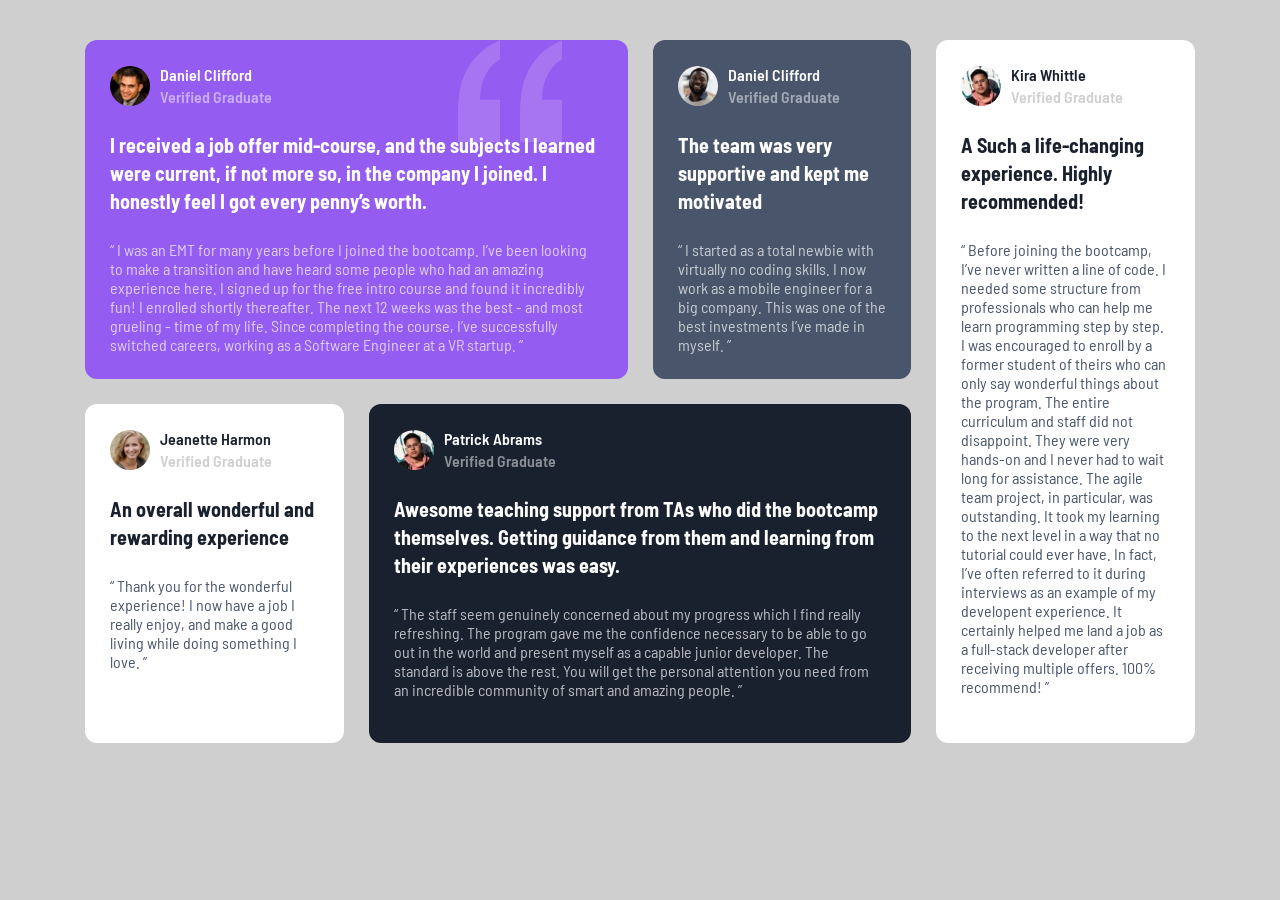
<file: index.html>
<!DOCTYPE html>
<html lang="en">

<head>
  <meta charset="UTF-8">
  <meta name="viewport" content="width=device-width, initial-scale=1.0">

  <!--==================Favcicon  link=================-->

  <link rel="icon" type="image/png" sizes="32x32" href="./images/favicon-32x32.png">

  <!--==================Custom css  link=================-->

  <link rel="stylesheet" href="/css/style.css">

  <title>Frontend Mentor | Testimonials grid component</title>


</head>

<body>

  <!--==================Main container=================-->

  <div class="main-container">

    <div class="testimonials-container grid">

      <div class="testimonial-card has-bg-image bg-violet ">

        <div class="card-profile">

          <div class="profile-img">
            <img src="/images/image-daniel.jpg" alt="" class="img-cover">
          </div>

          <div class="cardprofile-text">

            <p class="profile-name clr-white">Daniel Clifford</p>

            <p class="profile-desc clr-light">Verified Graduate</p>

          </div>

        </div>

        <div class="testimonial-heading">
          <h2 class="h2 clr-white title">I received a job offer mid-course, and the subjects I learned were current, if
            not more so, in the company I joined. I honestly feel I got every penny’s worth.</h2>
        </div>

        <div class="testimonial-description">
          <p class="clr-light decription">
            “ I was an EMT for many years before I joined the bootcamp. I’ve been looking to make a
            transition and have heard some people who had an amazing experience here. I signed up
            for the free intro course and found it incredibly fun! I enrolled shortly thereafter.
            The next 12 weeks was the best - and most grueling - time of my life. Since completing
            the course, I’ve successfully switched careers, working as a Software Engineer at a VR startup. ”
          </p>
        </div>
      </div>

      <div class="testimonial-card bg-grayish-blue ">

        <div class="card-profile">

          <div class="profile-img">
            <img src="/images/image-jonathan.jpg" alt="" class="img-cover">
          </div>

          <div class="cardprofile-text">

            <p class="profile-name clr-white">Daniel Clifford</p>

            <p class="profile-desc clr-light">Verified Graduate</p>

          </div>

        </div>

        <div class="testimonial-heading">
          <h2 class="h2 clr-white title"> The team was very supportive and kept me motivated</h2>
        </div>

        <div class="testimonial-description">
          <p class="clr-light decription">
            “ I started as a total newbie with virtually no coding skills. I now work as a mobile engineer
            for a big company. This was one of the best investments I’ve made in myself. ”
          </p>
        </div>
      </div>

      <div class="testimonial-card bg-white ">

        <div class="card-profile">

          <div class="profile-img">
            <img src="/images/image-jeanette.jpg" alt="" class="img-cover">
          </div>

          <div class="cardprofile-text">

            <p class="profile-name clr-white">Jeanette Harmon</p>

            <p class="profile-desc clr-light">Verified Graduate</p>

          </div>

        </div>

        <div class="testimonial-heading">
          <h2 class="h2 clr-white title">An overall wonderful and rewarding experience</h2>
        </div>

        <div class="testimonial-description">
          <p class="clr-light decription">
            “ Thank you for the wonderful experience! I now have a job I really enjoy, and make a good living
            while doing something I love. ”
          </p>
        </div>
      </div>

      <div class="testimonial-card  bg-dark-grayish-blue ">

        <div class="card-profile">

          <div class="profile-img">
            <img src="/images/image-patrick.jpg" alt="" class="img-cover">
          </div>

          <div class="cardprofile-text">

            <p class="profile-name clr-white">Patrick Abrams</p>

            <p class="profile-desc clr-light">Verified Graduate</p>

          </div>

        </div>

        <div class="testimonial-heading">
          <h2 class="h2 clr-white title">Awesome teaching support from TAs who did the bootcamp themselves. Getting
            guidance from them and
            learning from their experiences was easy.</h2>
        </div>

        <div class="testimonial-description">
          <p class="clr-light decription">

            “ The staff seem genuinely concerned about my progress which I find really refreshing. The program
            gave me the confidence necessary to be able to go out in the world and present myself as a capable
            junior developer. The standard is above the rest. You will get the personal attention you need from
            an incredible community of smart and amazing people. ”
          </p>
        </div>
      </div>


      <div class="testimonial-card bg-white">

        <div class="card-profile">

          <div class="profile-img">
            <img src="/images/image-patrick.jpg" alt="" class="img-cover">
          </div>

          <div class="cardprofile-text">

            <p class="profile-name clr-white"> Kira Whittle</p>

            <p class="profile-desc clr-light">Verified Graduate</p>

          </div>

        </div>

        <div class="testimonial-heading">
          <h2 class="h2 clr-white title">A Such a life-changing experience. Highly recommended!</h2>
        </div>

        <div class="testimonial-description">
          <p class="clr-light decription">

            “ Before joining the bootcamp, I’ve never written a line of code. I needed some structure from
            professionals who can help me learn programming step by step. I was encouraged to enroll by a former
            student of theirs who can only say wonderful things about the program. The entire curriculum and staff
            did not disappoint. They were very hands-on and I never had to wait long for assistance. The agile team
            project, in particular, was outstanding. It took my learning to the next level in a way that no tutorial
            could ever have. In fact, I’ve often referred to it during interviews as an example of my developent
            experience. It certainly helped me land a job as a full-stack developer after receiving multiple offers.
            100% recommend! ”
          </p>
        </div>
      </div>

    </div>


  </div>



</body>

</html>
</file>
<file: css/style.css>
/*=========================Font========================*/
@import url('https://fonts.googleapis.com/css2?family=Abel&family=Arvo:wght@700&family=Barlow+Semi+Condensed:ital,wght@0,100;0,200;0,300;0,400;0,500;0,600;0,700;0,800;0,900;1,100;1,200;1,300;1,400;1,500;1,600;1,700;1,800;1,900&family=DM+Sans:ital,opsz,wght@0,9..40,100..1000;1,9..40,100..1000&family=Epilogue:ital,wght@0,100..900;1,100..900&family=Inter:wght@400;700&family=Lora&family=Manrope:wght@200..800&family=Merriweather:wght@300&family=Montserrat:ital,wght@0,100..900;1,100..900&family=Outfit:wght@400;800&family=Overpass:ital,wght@0,100..900;1,100..900&family=Plus+Jakarta+Sans:wght@500;700;800&family=Poppins:ital,wght@0,300;0,400;0,700;1,400;1,700&family=Preahvihear&family=Raleway&family=Red+Hat+Text:ital,wght@0,400;0,600;0,700;1,400&family=Roboto:wght@400;700&family=Rubik:wght@400;500&family=Ubuntu:ital,wght@0,300;0,400;0,500;0,700;1,300;1,400;1,500;1,700&display=swap');



/*=========================Custom Properties========================*/

:root
{
    /*===============Colors=================*/

    --Moderate-violet: hsl(263, 83%, 65%);
    --Very-dark-grayish-blue: hsl(217, 19%, 35%);
    --Very-dark-blackish-blue: hsl(219, 29%, 14%);
    --White: hsl(0, 0%, 100%);
    --Light-white:hsla(0 , 0% , 100% , 0.5);
    --Light-white-70:hsla(0 , 0% , 100% , 0.7);

    --Light-gray:hsl(0, 0%, 81%);
    --Light-grayish-blue:hsl(210, 46%, 95%);


    /*===============Typography=================*/

    --fs-1:20px;

    --font-family-Barlow:"Barlow Semi Condensed", sans-serif;
}

/*=========================Reset===========================*/

*,
*::after,
*::before{
margin:0;
padding:0;
box-sizing: border-box;
}

li{
list-style:none;
}

a{
text-decoration:none;
color:inherit;
}

button{
cursor:pointer;
}

button,
a,
span
input {
display:block;
}

img{
max-width:100%;
display:block;
height:auto;
}

button,
input{
background:none;
border:none;
outline:none;
}

html{
scroll-behavior:smooth;
scroll-padding-top:30px;
scrollbar-width:thin;
}

body
{
    font-family:var(--font-family-Barlow);
    background-color:var(--Light-gray) ;
}

/*=========================Reused styles===========================*/

.bg-violet{background-color:var(--Moderate-violet);}

.bg-white{background-color:var(--White) ;}

.bg-grayish-blue{background-color: var(--Very-dark-grayish-blue);}

.bg-dark-grayish-blue{background-color:var(--Very-dark-blackish-blue) }

.clr-white{color:var(--White) ;}

.clr-light{color: var(--Light-white);}

.img-cover
{
    width: 100%;
    object-fit: cover;
    object-position:center;
}

.cardprofile-text{font-weight: 600;}

.card-profile{margin-block-end: 25px;}

.h2
{
   font-size:var(--fs-1);
   line-height: 1.4;
   margin-block-end: 25px;
}

.decription{color: var(--Light-white-70);}

.has-bg-image
{
    background-image:url('/images/bg-pattern-quotation.svg');
    background-repeat:no-repeat;
    background-position: 85% top;
}





/*=========================Main styles===========================*/

.main-container
{
    width:100% ;
    max-width:768px;
    margin-inline: auto;
    padding:40px 20px;
}

.grid
{
    display:grid;
    gap:25px;
}

.testimonial-card{display: block;}



.testimonial-card
{
    padding: 25px 25px;
    border-radius:12px;
}

.card-profile
{
    display: flex;
    align-items: center;
    gap: 10px;
}

.profile-img
{
    width:40px;
    aspect-ratio: 1 / 1;
    border-radius: 50%;
    overflow: hidden;
}

.profile-name{margin-block-end: 3px;}

.bg-white .profile-name{color: var(--Very-dark-blackish-blue);}

.bg-white .profile-desc{color: var(--Light-gray);}

.bg-white .h2{color: var(--Very-dark-blackish-blue);}

.bg-white .decription{color: var(--Very-dark-grayish-blue);}



/*=================Media queries===============*/

@media(min-width:575px)
{
    .testimonials-container{justify-content: center;}
}

@media(min-width:768px)
{


    .testimonials-container
    {
        grid-template-columns:  1fr 1fr;
    }

    .testimonial-card:first-child,
    .testimonial-card:nth-child(4),
    .testimonial-card:last-child
    {
      grid-column: 1/3;
    }  

    .testimonial-card:nth-child(2){grid-column: 1/2;}    
}

@media(min-width:1200px)
{
   .main-container{max-width: 1150px;}

   .testimonials-container
   {
      grid-template-columns:repeat(4 ,1fr);
      grid-template-rows: repeat(2 , 1fr);
   }

   .testimonial-card:nth-child(2){grid-column: 3 / 4;}

   .testimonial-card:last-child{
    grid-column: 4 /5;
    grid-row: 1 / 3;
   }

   .testimonial-card:nth-child(3){grid-row:2;}

   .testimonial-card:nth-child(4)
   {
    grid-row: 2/2;
    grid-column:2/4 ;
   }
}
</file>
<file: Code files/style.css>
/*=========================Font========================*/
@import url('https://fonts.googleapis.com/css2?family=Abel&family=Arvo:wght@700&family=Barlow+Semi+Condensed:ital,wght@0,100;0,200;0,300;0,400;0,500;0,600;0,700;0,800;0,900;1,100;1,200;1,300;1,400;1,500;1,600;1,700;1,800;1,900&family=DM+Sans:ital,opsz,wght@0,9..40,100..1000;1,9..40,100..1000&family=Epilogue:ital,wght@0,100..900;1,100..900&family=Inter:wght@400;700&family=Lora&family=Manrope:wght@200..800&family=Merriweather:wght@300&family=Montserrat:ital,wght@0,100..900;1,100..900&family=Outfit:wght@400;800&family=Overpass:ital,wght@0,100..900;1,100..900&family=Plus+Jakarta+Sans:wght@500;700;800&family=Poppins:ital,wght@0,300;0,400;0,700;1,400;1,700&family=Preahvihear&family=Raleway&family=Red+Hat+Text:ital,wght@0,400;0,600;0,700;1,400&family=Roboto:wght@400;700&family=Rubik:wght@400;500&family=Ubuntu:ital,wght@0,300;0,400;0,500;0,700;1,300;1,400;1,500;1,700&display=swap');



/*=========================Custom Properties========================*/

:root
{
    /*===============Colors=================*/

    --Moderate-violet: hsl(263, 83%, 65%);
    --Very-dark-grayish-blue: hsl(217, 19%, 35%);
    --Very-dark-blackish-blue: hsl(219, 29%, 14%);
    --White: hsl(0, 0%, 100%);
    --Light-white:hsla(0 , 0% , 100% , 0.5);
    --Light-white-70:hsla(0 , 0% , 100% , 0.7);

    --Light-gray:hsl(0, 0%, 81%);
    --Light-grayish-blue:hsl(210, 46%, 95%);


    /*===============Typography=================*/

    --fs-1:20px;

    --font-family-Barlow:"Barlow Semi Condensed", sans-serif;
}

/*=========================Reset===========================*/

*,
*::after,
*::before{
margin:0;
padding:0;
box-sizing: border-box;
}

li{
list-style:none;
}

a{
text-decoration:none;
color:inherit;
}

button{
cursor:pointer;
}

button,
a,
span
input {
display:block;
}

img{
max-width:100%;
display:block;
height:auto;
}

button,
input{
background:none;
border:none;
outline:none;
}

html{
scroll-behavior:smooth;
scroll-padding-top:30px;
scrollbar-width:thin;
}

body
{
    font-family:var(--font-family-Barlow);
    background-color:var(--Light-gray) ;
}

/*=========================Reused styles===========================*/

.bg-violet{background-color:var(--Moderate-violet);}

.bg-white{background-color:var(--White) ;}

.bg-grayish-blue{background-color: var(--Very-dark-grayish-blue);}

.bg-dark-grayish-blue{background-color:var(--Very-dark-blackish-blue) }

.clr-white{color:var(--White) ;}

.clr-light{color: var(--Light-white);}

.img-cover
{
    width: 100%;
    object-fit: cover;
    object-position:center;
}

.cardprofile-text{font-weight: 600;}

.card-profile{margin-block-end: 25px;}

.h2
{
   font-size:var(--fs-1);
   line-height: 1.4;
   margin-block-end: 25px;
}

.decription{color: var(--Light-white-70);}

.has-bg-image
{
    background-image:url('/images/bg-pattern-quotation.svg');
    background-repeat:no-repeat;
    background-position: 85% top;
}





/*=========================Main styles===========================*/

.main-container
{
    width:100% ;
    max-width:768px;
    margin-inline: auto;
    padding:40px 20px;
}

.grid
{
    display:grid;
    gap:25px;
}

.testimonial-card{display: block;}



.testimonial-card
{
    padding: 25px 25px;
    border-radius:12px;
}

.card-profile
{
    display: flex;
    align-items: center;
    gap: 10px;
}

.profile-img
{
    width:40px;
    aspect-ratio: 1 / 1;
    border-radius: 50%;
    overflow: hidden;
}

.profile-name{margin-block-end: 3px;}

.bg-white .profile-name{color: var(--Very-dark-blackish-blue);}

.bg-white .profile-desc{color: var(--Light-gray);}

.bg-white .h2{color: var(--Very-dark-blackish-blue);}

.bg-white .decription{color: var(--Very-dark-grayish-blue);}



/*=================Media queries===============*/

@media(min-width:575px)
{
    .testimonials-container{justify-content: center;}
}

@media(min-width:768px)
{


    .testimonials-container
    {
        grid-template-columns:  1fr 1fr;
    }

    .testimonial-card:first-child,
    .testimonial-card:nth-child(4),
    .testimonial-card:last-child
    {
      grid-column: 1/3;
    }  

    .testimonial-card:nth-child(2){grid-column: 1/2;}    
}

@media(min-width:1200px)
{
   .main-container{max-width: 1150px;}

   .testimonials-container
   {
      grid-template-columns:repeat(4 ,1fr);
      grid-template-rows: repeat(2 , 1fr);
   }

   .testimonial-card:nth-child(2){grid-column: 3 / 4;}

   .testimonial-card:last-child{
    grid-column: 4 /5;
    grid-row: 1 / 3;
   }

   .testimonial-card:nth-child(3){grid-row:2;}

   .testimonial-card:nth-child(4)
   {
    grid-row: 2/2;
    grid-column:2/4 ;
   }
}
</file>
